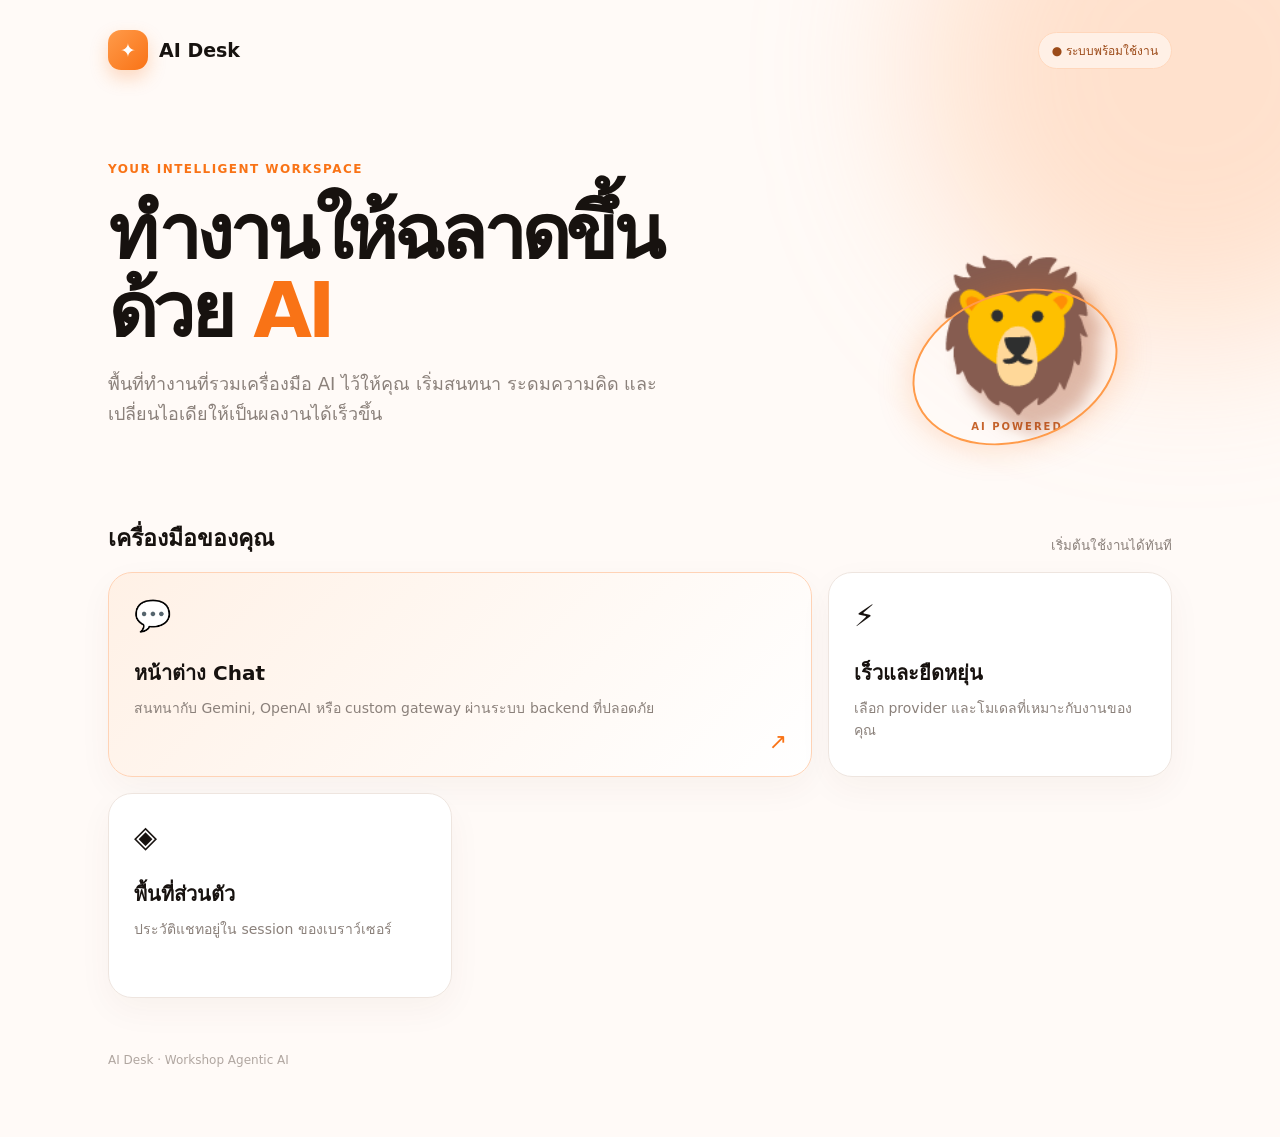
<file: public/index.html>
<!doctype html><html lang="th"><head><meta charset="utf-8"><meta name="viewport" content="width=device-width,initial-scale=1"><title>AI Desk</title><style>:root{--o:#f97316;--ink:#17120f;--muted:#8b817b;--line:#eee5df}*{box-sizing:border-box}body{margin:0;color:var(--ink);font-family:system-ui,sans-serif;background:#fffaf7}.glow{position:fixed;width:540px;height:540px;border-radius:50%;background:#ffb27c55;filter:blur(80px);right:-180px;top:-200px;z-index:-1}.wrap{max-width:1120px;margin:auto;padding:30px 28px 70px}.nav{display:flex;justify-content:space-between;align-items:center}.brand{display:flex;gap:11px;align-items:center;font-weight:800;font-size:19px}.mark{display:grid;place-items:center;width:40px;height:40px;border-radius:13px;color:#fff;background:linear-gradient(135deg,#ff9b4a,var(--o));box-shadow:0 8px 18px #f9731640}.pill{font-size:12px;color:#9c4b19;background:#fff0e6;border:1px solid #ffd7bc;padding:8px 13px;border-radius:99px}.hero{padding:92px 0 56px;max-width:730px}.eyebrow{color:var(--o);font-weight:800;letter-spacing:.12em;font-size:12px}.hero h1{font-size:clamp(42px,7vw,76px);line-height:1.03;letter-spacing:-.06em;margin:18px 0}.hero h1 span{color:var(--o)}.hero p{color:var(--muted);font-size:18px;line-height:1.7;max-width:570px}.lion-wrap{position:absolute;right:10%;top:250px;width:270px;text-align:center;pointer-events:none}.lion-3d{font-size:145px;filter:drop-shadow(15px 22px 8px #9b3d1455);animation:lionFloat 4s ease-in-out infinite}.lion-ring{position:absolute;left:28px;top:42px;width:210px;height:150px;border:2px solid #ff9b4a;border-radius:50%;transform:rotate(-18deg);box-shadow:0 0 35px #f9731640}.lion-label{display:block;color:#c7652d;font-size:10px;letter-spacing:.2em;font-weight:800}@keyframes lionFloat{50%{transform:translateY(-12px) rotate(4deg)}}.title{display:flex;justify-content:space-between;align-items:end;margin:16px 0}.title h2{font-size:23px;margin:0}.title small{color:var(--muted)}.grid{display:grid;grid-template-columns:repeat(3,1fr);gap:16px}.card{position:relative;display:block;background:#fff;border:1px solid var(--line);border-radius:24px;padding:25px;text-decoration:none;color:inherit;min-height:205px;transition:.25s;box-shadow:0 12px 35px #5a27100b}.card:hover{transform:translateY(-5px);border-color:#ffbd91;box-shadow:0 18px 42px #f9731625}.main{grid-column:span 2;background:linear-gradient(135deg,#fff1e6,#fff);border-color:#ffd3b6}.icon{font-size:30px;margin-bottom:24px}.card h3{font-size:20px;margin:0 0 8px}.card p{color:var(--muted);line-height:1.6;margin:0;font-size:14px}.arrow{position:absolute;right:24px;bottom:22px;color:var(--o);font-size:22px}.footer{color:#b0a6a0;font-size:12px;margin-top:55px}@media(max-width:700px){.wrap{padding:22px 18px}.hero{padding:70px 0 42px}.grid{grid-template-columns:1fr}.main{grid-column:span 1}}</style></head><body><div class="glow"></div><main class="wrap"><nav class="nav"><div class="brand"><div class="mark">✦</div>AI Desk</div><div class="pill">● ระบบพร้อมใช้งาน</div></nav><section class="hero"><div class="eyebrow">YOUR INTELLIGENT WORKSPACE</div><h1>ทำงานให้ฉลาดขึ้น<br>ด้วย <span>AI</span></h1><p>พื้นที่ทำงานที่รวมเครื่องมือ AI ไว้ให้คุณ เริ่มสนทนา ระดมความคิด และเปลี่ยนไอเดียให้เป็นผลงานได้เร็วขึ้น</p></section><div class="lion-wrap"><div class="lion-3d">🦁</div><div class="lion-ring"></div><span class="lion-label">AI POWERED</span></div><div class="title"><h2>เครื่องมือของคุณ</h2><small>เริ่มต้นใช้งานได้ทันที</small></div><section class="grid"><a class="card main" href="/chat/"><div class="icon">💬</div><h3>หน้าต่าง Chat</h3><p>สนทนากับ Gemini, OpenAI หรือ custom gateway ผ่านระบบ backend ที่ปลอดภัย</p><div class="arrow">↗</div></a><div class="card"><div class="icon">⚡</div><h3>เร็วและยืดหยุ่น</h3><p>เลือก provider และโมเดลที่เหมาะกับงานของคุณ</p></div><div class="card"><div class="icon">◈</div><h3>พื้นที่ส่วนตัว</h3><p>ประวัติแชทอยู่ใน session ของเบราว์เซอร์</p></div></section><div class="footer">AI Desk · Workshop Agentic AI</div></main></body></html>
</file>
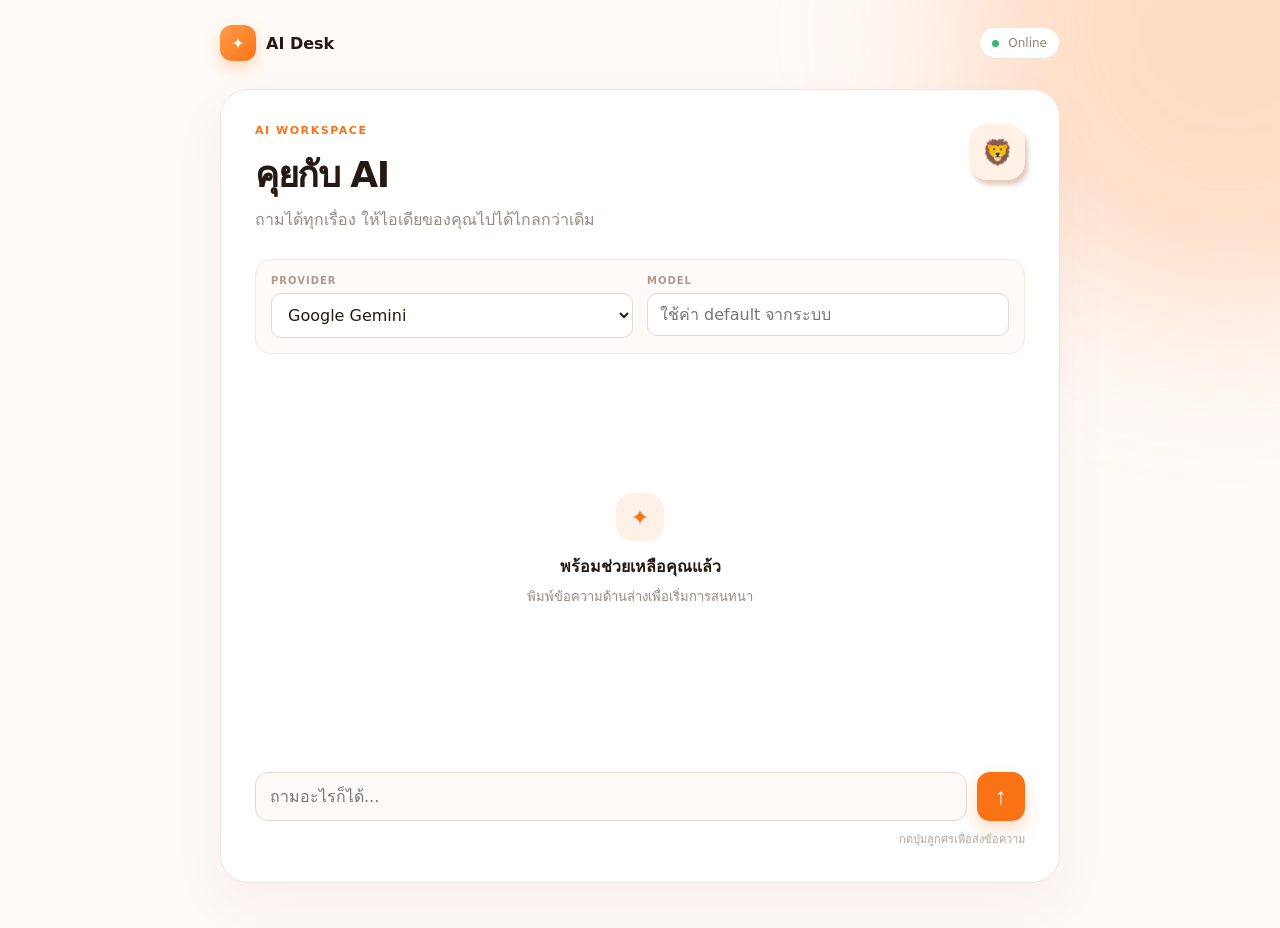
<file: public/chat/index.html>
<!doctype html><html lang="th"><head><meta charset="utf-8"><meta name="viewport" content="width=device-width,initial-scale=1"><title>Chat — AI Desk</title><link rel="stylesheet" href="./style.css"></head><body><div class="ambient"></div><main class="app"><header class="topbar"><a class="brand" href="/"><span class="mark">✦</span><span>AI Desk</span></a><div class="status"><i></i> Online</div></header><section class="chat-card"><div class="heading"><div><div class="eyebrow">AI WORKSPACE</div><h1>คุยกับ AI</h1><p>ถามได้ทุกเรื่อง ให้ไอเดียของคุณไปได้ไกลกว่าเดิม</p></div><div class="spark lion-mini">🦁</div></div><section class="settings"><label><span>PROVIDER</span><select id="provider"><option value="gemini">Google Gemini</option><option value="openai">OpenAI</option><option value="openai-compat">Custom gateway</option></select></label><label><span>MODEL</span><input id="model" placeholder="ใช้ค่า default จากระบบ"></label></section><section id="messages" class="messages"><div class="empty"><div class="empty-icon">✦</div><strong>พร้อมช่วยเหลือคุณแล้ว</strong><p>พิมพ์ข้อความด้านล่างเพื่อเริ่มการสนทนา</p></div></section><form id="chat-form"><input id="message" autocomplete="off" placeholder="ถามอะไรก็ได้..." required><button aria-label="ส่งข้อความ">↑</button></form><div class="hint">กดปุ่มลูกศรเพื่อส่งข้อความ</div></section></main><script src="./app.js"></script></body></html>
</file>
<file: public/chat/style.css>
:root{--o:#f97316;--od:#d95d0b;--ink:#241913;--muted:#968980;--line:#eee5df}*{box-sizing:border-box}body{margin:0;color:var(--ink);font-family:system-ui,sans-serif;background:#fffaf7;min-height:100vh}.ambient{position:fixed;width:560px;height:560px;border-radius:50%;right:-230px;top:-250px;background:#ffb27c66;filter:blur(80px);z-index:-1}.app{max-width:880px;margin:auto;padding:25px 20px 45px}.topbar{display:flex;justify-content:space-between;align-items:center;margin-bottom:28px}.brand{display:flex;align-items:center;gap:10px;color:var(--ink);font-weight:800;text-decoration:none}.mark{display:grid;place-items:center;color:#fff;width:36px;height:36px;border-radius:12px;background:linear-gradient(135deg,#ff9b4a,var(--o));box-shadow:0 7px 15px #f9731640}.status{font-size:12px;color:#8e827a;background:#fff;border:1px solid var(--line);border-radius:99px;padding:8px 12px}.status i{display:inline-block;width:7px;height:7px;border-radius:50%;background:#35b878;margin-right:5px}.chat-card{background:#fff;border:1px solid var(--line);border-radius:28px;padding:34px;box-shadow:0 22px 55px #5a27100d}.heading{display:flex;justify-content:space-between}.eyebrow{font-size:11px;letter-spacing:.14em;font-weight:800;color:var(--o)}h1{font-size:36px;letter-spacing:-.04em;margin:9px 0 4px}.heading p{color:var(--muted);margin:0}.lion-mini{font-size:30px;filter:drop-shadow(3px 5px 2px #9b3d1444);animation:lionFloat 4s ease-in-out infinite}@keyframes lionFloat{50%{transform:translateY(-5px) rotate(4deg)}}.spark{display:grid;place-items:center;width:56px;height:56px;border-radius:18px;color:var(--o);background:#fff1e6;font-size:25px}.settings{display:flex;gap:14px;background:#fffaf7;border:1px solid #f2e8e1;padding:15px;border-radius:16px;margin:27px 0 16px}label{flex:1;display:flex;flex-direction:column;gap:7px}label span{font-size:10px;font-weight:800;letter-spacing:.1em;color:#a99c93}select,input{font:inherit;color:var(--ink);background:#fff;border:1px solid #e3d9d2;border-radius:10px;padding:11px 12px;outline:none;transition:.2s}select:focus,input:focus{border-color:#ff9b66;box-shadow:0 0 0 3px #f9731615}.messages{height:390px;overflow-y:auto;padding:8px 3px}.empty{text-align:center;color:var(--muted);padding-top:115px}.empty-icon{display:grid;place-items:center;width:48px;height:48px;border-radius:16px;margin:0 auto 13px;color:var(--o);background:#fff1e6;font-size:22px}.empty strong{display:block;color:var(--ink)}.empty p{font-size:13px;margin:7px}.bubble{max-width:78%;padding:13px 16px;border-radius:17px;margin:10px 0;white-space:pre-wrap;line-height:1.55;font-size:14px;animation:up .25s ease}.user{background:linear-gradient(135deg,#ff944d,var(--o));color:#fff;margin-left:auto;border-bottom-right-radius:5px;box-shadow:0 7px 16px #f9731625}.assistant{background:#fffaf7;border:1px solid #f0e5de;border-bottom-left-radius:5px}@keyframes up{from{opacity:0;transform:translateY(5px)}to{opacity:1;transform:none}}#chat-form{display:flex;gap:10px;margin-top:12px}#message{flex:1;background:#fffaf7;border-radius:13px;padding:14px}button{width:48px;border:0;border-radius:13px;color:#fff;background:var(--o);font-size:23px;cursor:pointer;box-shadow:0 8px 17px #f9731640;transition:.2s}button:hover{background:var(--od);transform:translateY(-2px)}button:disabled{opacity:.55;transform:none}.hint{text-align:right;color:#b2a69e;font-size:11px;margin-top:9px}@media(max-width:600px){.app{padding:18px 12px}.chat-card{padding:22px 16px;border-radius:22px}.settings{flex-direction:column}.messages{height:370px}h1{font-size:30px}.spark{width:45px;height:45px}}
</file>
